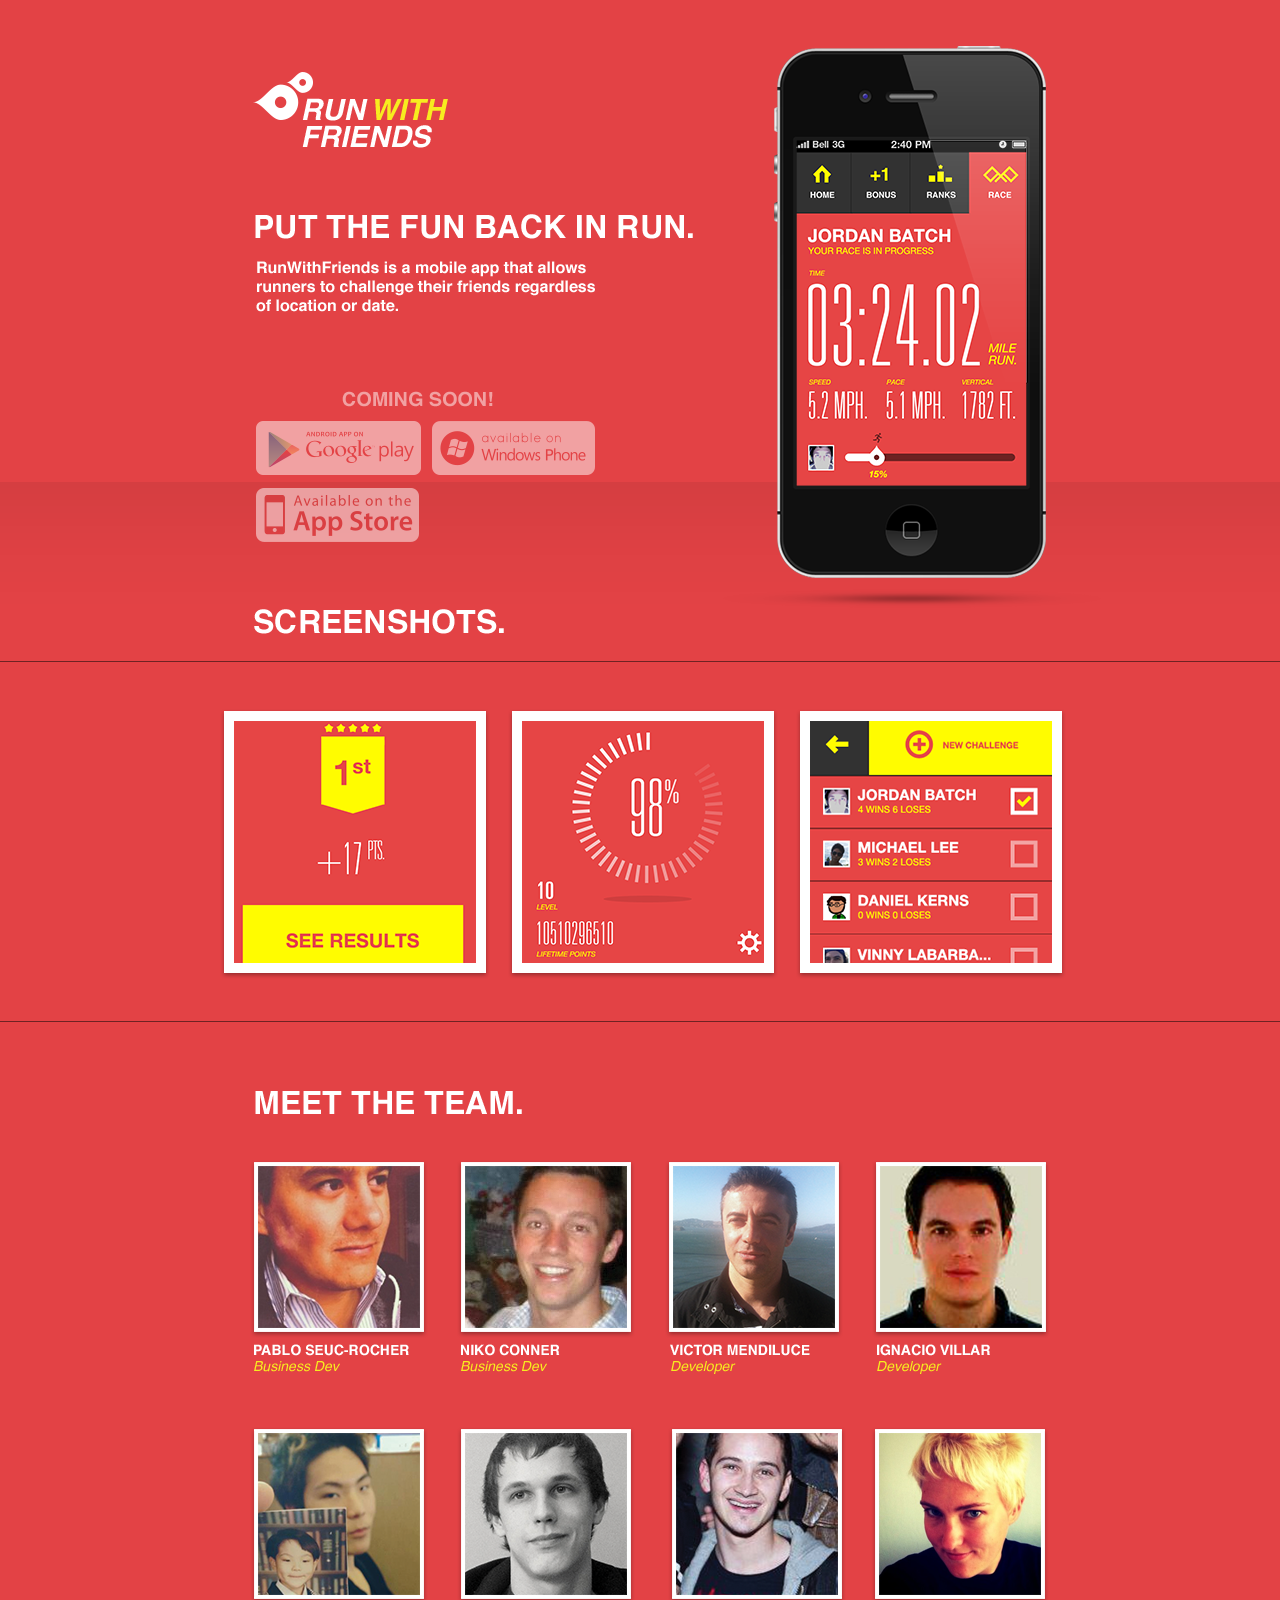
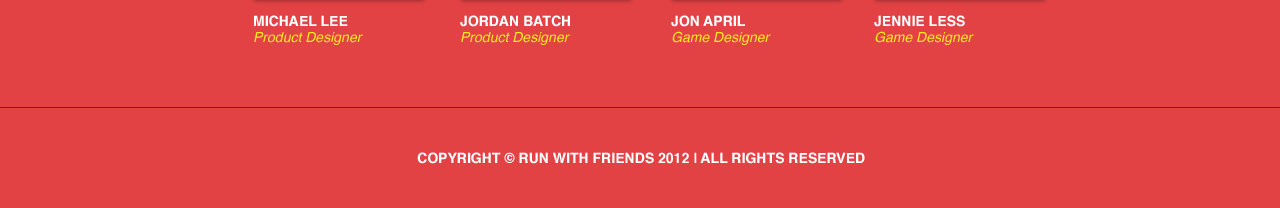
<file: client/index.html>
<!DOCTYPE html>
<html lang="en">
<head>
<meta charset="utf-8" />
<title>RunWithFriends</title>
<link rel="stylesheet" href="style.css" type="text/css" />
<link rel="shortcut icon" type="image/x-icon" href="/favicon.ico">
<meta property="og:title" content="Like" />
<meta property="og:type" content="game" />
<meta property="og:url" content="http://www.runwithfriends.co/" />
<meta property="og:image" content="http://f.cl.ly/items/3I0p2J3A3E1u0O092m3I/Untitled-2.png" />
<meta property="og:site_name" content="RunWithFriends App" />
<meta property="fb:admins" content="1389246744" />
</head>

<body>

	<div id="fb-root"></div>

<script>(function(d, s, id) {
  var js, fjs = d.getElementsByTagName(s)[0];
  if (d.getElementById(id)) return;
  js = d.createElement(s); js.id = id;
  js.src = "//connect.facebook.net/en_US/all.js#xfbml=1&appId=205877039451482";
  fjs.parentNode.insertBefore(js, fjs);
}(document, 'script', 'facebook-jssdk'));</script>

    
	<div id="hack">	
	</div>

    <div class="fb-like" data-href="http://www.facebook.com/runwithfriends.co/" data-send="false" data-layout="box_count" data-width="100" data-show-faces="true"></div>

    

</body>
</html>
</file>
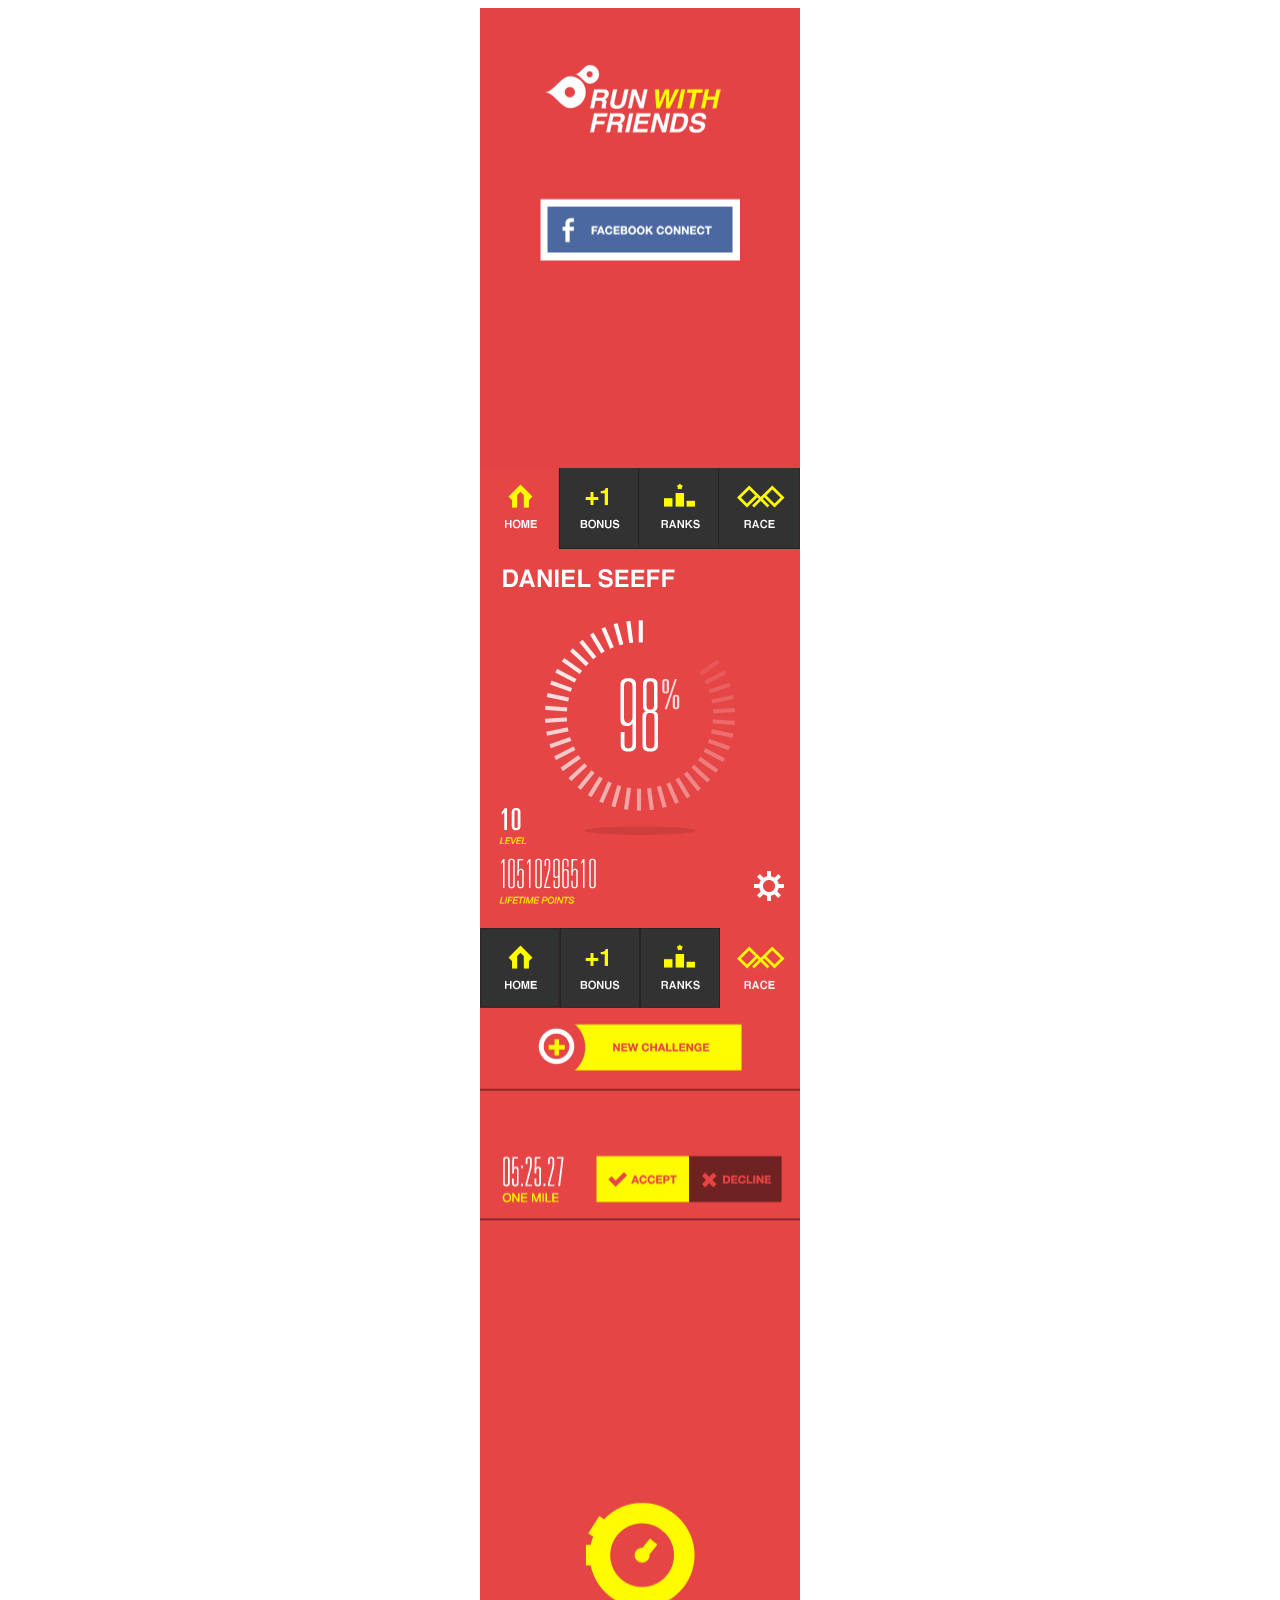
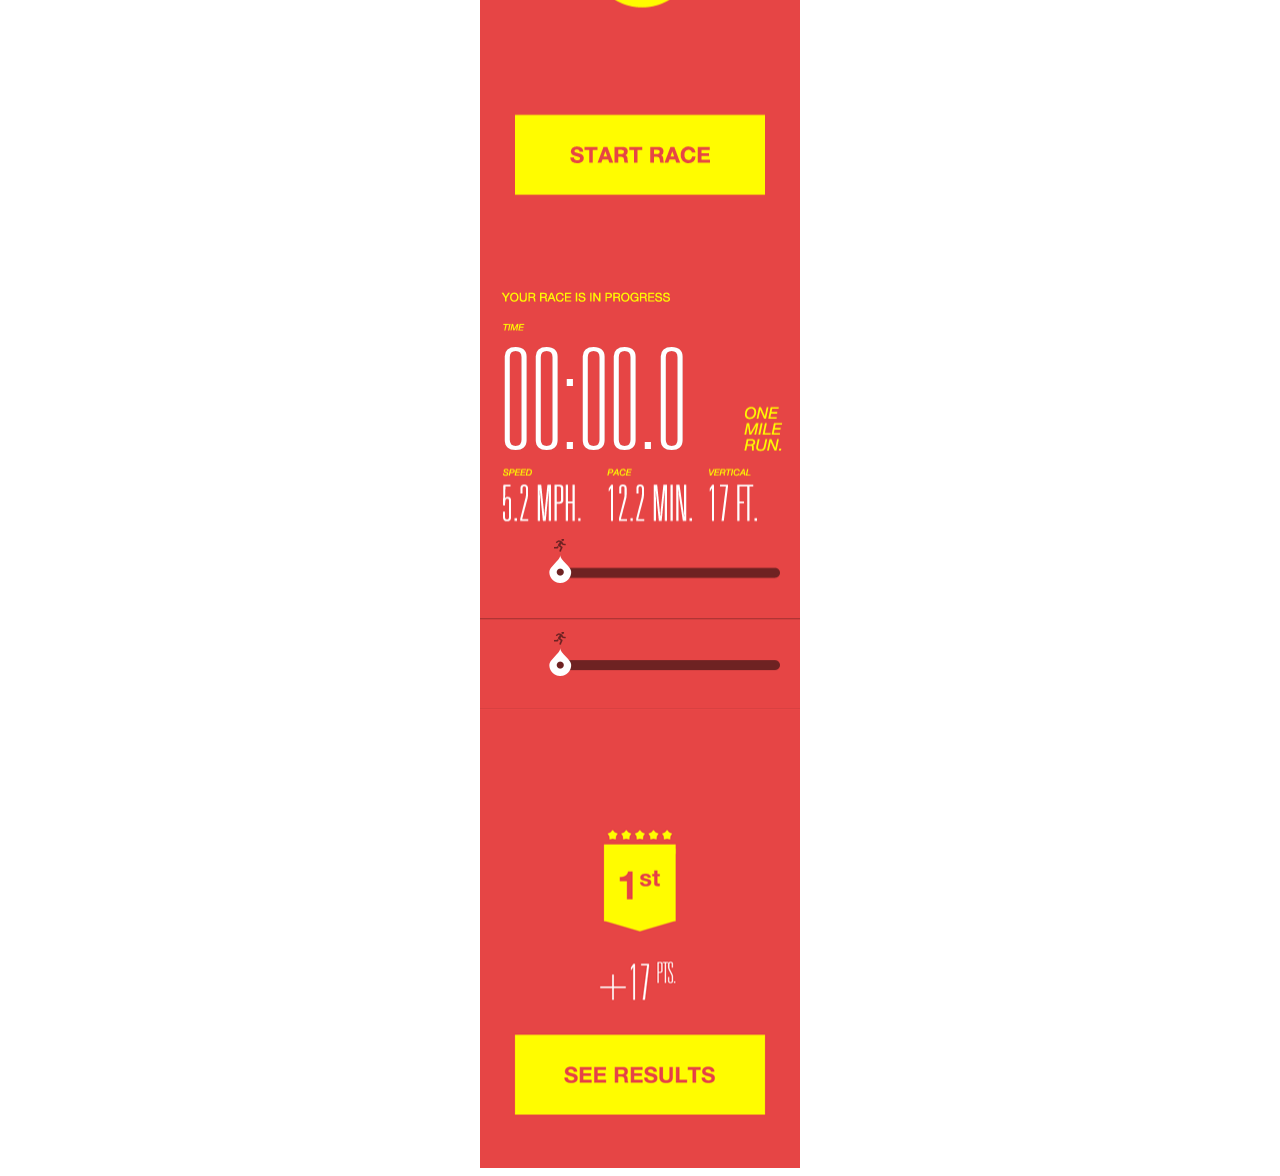
<file: client/proto/index.html>
<!DOCTYPE html>
<html>
    <head>
        <meta charset="utf-8" />
        <meta name="viewport" content="width=device-width, initial-scale=1.0, maximum-scale=1.0, user-scalable=no;" />
        <meta name="apple-mobile-web-app-capable" content="yes" />
        <meta names="apple-mobile-web-app-status-bar-style" content="black-translucent" />
        <link rel="stylesheet" href="https://ajax.aspnetcdn.com/ajax/jquery.mobile/1.1.1/jquery.mobile-1.1.1.min.css" />
        <link rel="stylesheet" href="styles.css" />
        <link rel="stylesheet" href="stylesheet.css" />
        <script src="https://ajax.googleapis.com/ajax/libs/jquery/1.7.1/jquery.min.js"></script>
        <script src="https://ajax.aspnetcdn.com/ajax/jquery.mobile/1.1.1/jquery.mobile-1.1.1.min.js"></script>
        <script src="canvas.js"></script>
    </head>
    <body>
        <div id="fb-root"></div>
    
        <div data-role="page" id="LoginPage" data-transition="none">
            <div data-role="content">
            <center>
                <div style="position:relative; width:320px;height:460px;">
                    <img style="width: 320px; height: 460px" src="./images/splash_bg.png">

                    <div onClick="onFBLoginClick()" style='position:absolute;top:0px;left:0px;width:320px;height:460px;'></div>

                </div>                
            </center>
            </div>
        </div>

        <div data-role="page" id="HomePage">
            <div data-role="content">
            <center>
                <div style="position:relative; width:320px;height:460px;">
                    <img style="width: 320px; height: 460px" src="./images/home_bg.png">

                    <div onClick="$.mobile.changePage('#ChallengeReceivedPage', {transition:'none'});" style='position:absolute;top:0px;left:240px;width:80px;height:80px;'></div>

                </div>                
            </center>
            </div>
        </div>

        <!-- Challenge ReceivedPage -->
        <div id="ChallengeReceivedPage" data-role="page">
          <div data-role="content">
            <center>
                <div style="position:relative; width:320px;height:460px;">
                    <img style="width: 320px; height: 460px" src="./images/race_bg.png">

                    <div onClick="$.mobile.changePage('#HomePage', {transition:'none'});" style='position:absolute;top:0px;left:0px;width:80px;height:80px;'></div>
                    
                    <div class="randomFriendPicture" style='position:absolute;top:178px;left:23px;'></div>
                    <div class="randomFriendName my-big-font" style='position:absolute;top:175px;left:30px;width:200px'></div>
                    <div onClick="$.mobile.changePage('#StartRun', {transition:'none'});" style='position:absolute;top:228px;left:116px;width:94px;height:46px;'></div>
                </div>
            </center>
          </div>
        </div>

        <!-- Start run -->
        <div id="StartRun" data-role="page" >
            <div data-role="content">
            <center>
                <div style="position:relative; width:320px;height:460px;">
                    <img style="width: 320px; height: 460px" src="./images/START_2.png">

                    <div onClick="$.mobile.changePage('#ChallengeTimeLine', {transition:'none'});" style='position:absolute;top:0px;left:0px;width:320px;height:460px;'></div>

                </div>                
            </center>
            </div>
        </div>

        <!-- Challenge TimeLine -->
        <div id="ChallengeTimeLine" data-role="page">
          <div data-role="content">
            <center>
                <div style="position:relative; width:320px;height:460px;">
                    <img style="width: 320px; height: 460px" src="./images/racing_bg.png">

                    <div onClick="$.mobile.changePage('#HomePage', {transition:'none'});" style='position:absolute;top:0px;left:0px;width:80px;height:80px;'></div>

                    <div class="randomFriendName my-xbig-font" style='position:absolute;top:20px;left:20px;'></div>

                    <span id="TimeID" class="my-numbers-font" style='position:absolute;top:80px;left:20px;'>00:00.0</span>
                
                    <img id="progress01" src="./images/Littleguy_Droplet.png" alt="" width="44" height="88" 
                        style="position: absolute; left: 60px; top: 271px;" />
                    <img id="progress02" src="./images/Littleguy_Droplet.png" alt="" width="44" height="88" 
                        style="position: absolute; left: 60px; top: 364px;" />

                    <div class="randomFriendPicture" style='position:absolute;top:400px;left:20px;'></div>
                    <div class="userPicture" style='position:absolute;top:305px;left:20px;'></div>
                </div>
            </center>
          </div>
        </div>

        <div data-role="page" id="ResultsPage">
            <div data-role="content">
            <center>
                <div style="position:relative; width:320px;height:460px;">
                    <img style="width: 320px; height: 460px" src="./images/results_bg.png">

                    <div onClick="$.mobile.changePage('#HomePage', {transition:'none'});" style='position:absolute;top:0px;left:0px;width:320px;height:460px;'></div>

                </div>                
            </center>
            </div>
        </div>

        <script>
            setTimeout(fbCheck, 500);

            function fbCheck() {
                if (FB)
                  FB.login(null, {scope: 'email'});
              else
                setTimeout(fbCheck, 500);
            }

            function onFBLoginClick() {
                $.mobile.changePage('#HomePage', {transition:'none'});
            }

            function onFacebookInitialized() {
            }

            $(document).ready(function() {
                $(document).bind('pagechange', function(event, data) {
                    var id = data.toPage.attr("id");
                    if (id == "ChallengeReceivedPage") {

                        // Show the user
                        $(".userPicture").html('<img width="33" height="33" src="https://graph.facebook.com/' + user.id + '/picture">');

                        var friend = null;

                        // Pick our favorite judge
                        for(var c=0; c < GlobalFriends.length; c++) {
                            if (GlobalFriends[c].id === "507223094") {
                                friend = GlobalFriends[c];
                                break;
                            }
                        }

                        // Pick a random friend, show him/her
                        if (friend == null)
                            friend = GlobalFriends[Math.round(Math.random()*GlobalFriends.length)-1];

                        GlobalOppId = friend.id;
                        GlobalOppName = friend.name;

                        // Nah, always show our favorite judge
                        GlobalOppId = "507223094";
                        GlobalOppName = "Daniel Seeff";
                    
                        $(".randomFriendPicture").html('<img width="33" height="33" src="https://graph.facebook.com/' +GlobalOppId +'/picture">');
                        $(".randomFriendName").html(GlobalOppName);
                    }
                    if(data.toPage.attr("id")=="ChallengeTimeLine"){
                        resetCanvas();
                        iniciateCanvas();
                    }
                });
            });
        </script>
        <script src="auth.js"></script>
    </body>
</html>
</file>
<file: client/style.css>
body{
	background: url(bgyo.png) repeat-x; width: 960px; height: 1808px; text-align: center; margin: auto;
}

#hack{
	background: url(siteyo.png) no-repeat; width: 960px; height: 1808px; text-align: center; margin: auto;
}

.fb-like {
	top:-1710px;
	left:0px;
	position: relative;
}
</file>
<file: client/proto/styles.css>
.ui-content {
	padding: 0px;
}

.my-big-font { 
	font-size:large;color:#FFFFFF;text-shadow: 0 0 0 rgba(0, 0, 0, 0.25);
	font-weight: bold;
	font-family: Helvetica, Arial, sans-serif;
	text-transform:uppercase;
}

.my-xbig-font { 
	font-size:x-large;color:#FFFFFF;text-shadow: 0 0 0 rgba(0, 0, 0, 0.25);
	font-weight: bold;
	font-family: Helvetica, Arial, sans-serif;
	text-transform:uppercase;
}

.my-numbers-font {
	font-family: 'univers_thinultracondensedRg';

	font-size:140px;color:#FFFFFF;text-shadow: 0 0 0 rgba(0, 0, 0, 0.25);
}
</file>
<file: client/proto/stylesheet.css>
/* Generated by Font Squirrel (http://www.fontsquirrel.com) on September 23, 2012 */



@font-face {
    font-family: 'univers_thinultracondensedRg';
    src: url('univers-thinultracondensed-webfont.eot');
    src: url('univers-thinultracondensed-webfont.eot?#iefix') format('embedded-opentype'),
         url('univers-thinultracondensed-webfont.woff') format('woff'),
         url('univers-thinultracondensed-webfont.ttf') format('truetype');
    font-weight: normal;
    font-style: normal;

}
</file>
